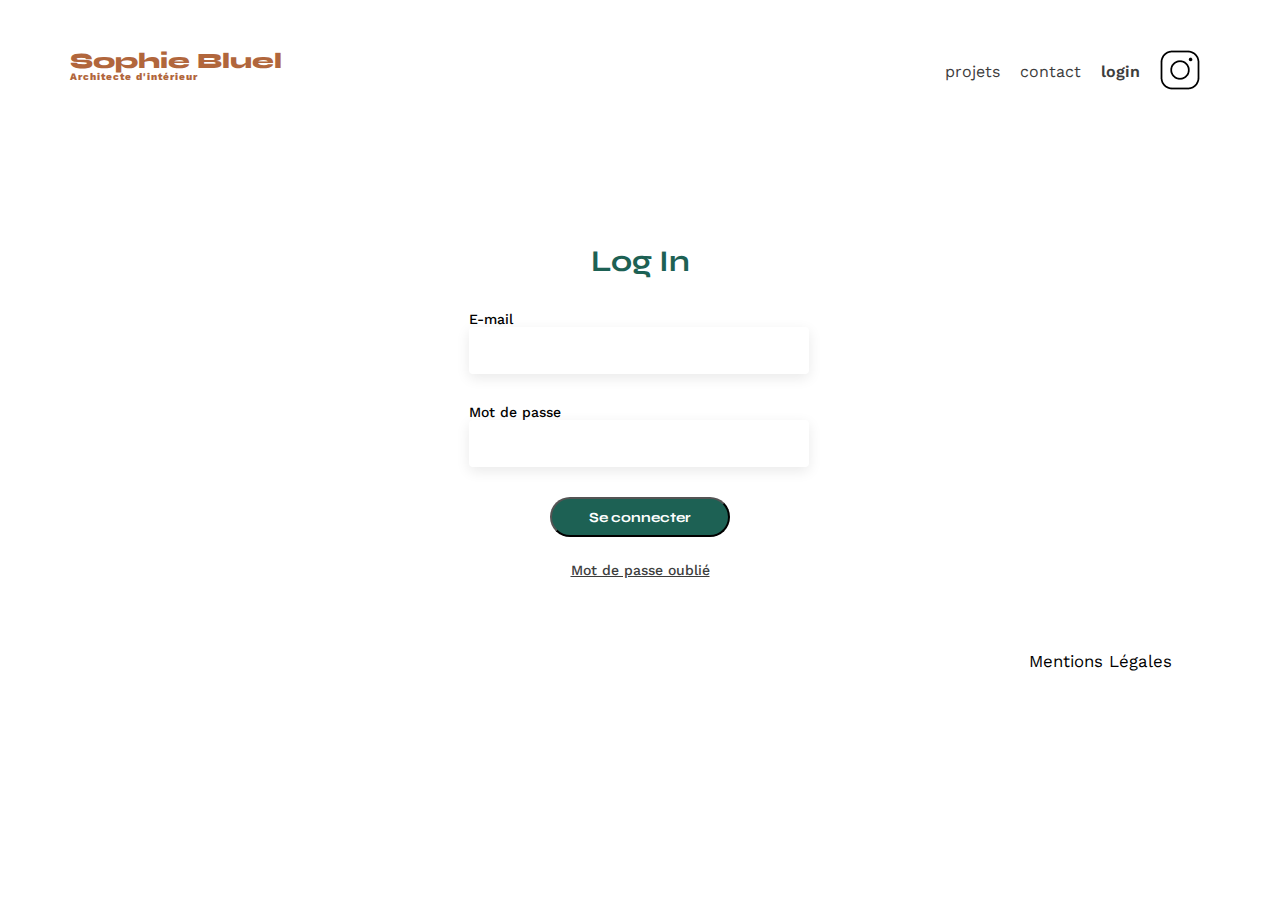
<file: login.html>
<!DOCTYPE html>
<html lang="fr">

<head>
	<meta charset="UTF-8">
	<title>Sophie Bluel - Architecte d'intérieur</title>
	<meta name="viewport" content="width=device-width, initial-scale=1.0">
	<link rel="preconnect" href="https://fonts.googleapis.com">
	<link rel="preconnect" href="https://fonts.gstatic.com" crossorigin>
	<link href="https://fonts.googleapis.com/css2?family=Syne:wght@700;800&family=Work+Sans&display=swap"
		rel="stylesheet">
	<meta name="description" content="">
	<link rel="stylesheet" href="./assets/style.css">
	<link rel="stylesheet" href="./assets/login.css">
</head>

<body>
	<header>
		<h1>Sophie Bluel <span>Architecte d'intérieur</span></h1>
		<nav aria-label="header-navbar">
			<ul>
				<li><a href="index.html">projets</a></li>
				<li><a href="index.html#contact">contact</a></li>
				<li><a class="login" href="login.html">login</a></li>
				<li><img src="./assets/icons/instagram.png" alt="Instagram"></li>
			</ul>
		</nav>
	</header>
	<main>
		<div class="text-center">
			<h1 class="log-in">Log In</h1>
		</div>
		<div class="container">
			<form id="login-form">
				<div class="input-group">
					<label for="username" class="label">E-mail</label>
					<input type="text" name="email" id="username" class="input">
				</div>
				<div class="input-group">
					<label for="password" class="label">Mot de passe</label>
					<input type="password" name="password" id="password" class="input">
				</div>
				<div class="text-center button">
					<button id="connect">Se connecter</button>
				</div>
			</form>
			<div class="text-center forget-password">
				<a href="#" class="forgetpassword">Mot de passe oublié</a>
			</div>
			<div id="error-message" class="error-message"></div>
		</div>
		

	</main>

	<footer>
		<script type="module" src="login.js"></script>
		<nav aria-label="footer-navbar">
			<ul>
				<li>Mentions Légales</li>
			</ul>
		</nav>
	</footer>
</body>

</html>
</file>
<file: assets/login.css>
header {
    display: flex;
    justify-content: space-between;
    margin: 50px 0;
}

h1 {
    display: flex;
    flex-direction: column;
    font-family: 'Syne';
    font-size: 22px;
    font-weight: 800;
    color: #B1663C
}

h1>span {
    font-family: 'Work Sans';
    font-size: 10px;
    letter-spacing: 0.1em;
}

label {
    font-style: normal;
    font-weight: 500;
    font-size: 14px;
    line-height: 16px;
}

button {
    font-family: 'Syne';
    font-style: normal;
    font-weight: 700;
    font-size: 14px;
    line-height: 17px;
    background-color: #1D6154;
    color: white;
    border-radius: 60px;
    padding-top: 10px;
    padding-bottom: 9px;
    width: 180px;
}

main { 
    margin-top: 150px;
}

a {
    font-family: 'Work Sans';
    font-style: normal;
    font-weight: 500;
    font-size: 14px;
    line-height: 16px;
    text-decoration-line: underline;
    color: #3D3D3D;
}

nav a {
    text-decoration: none;
    font-family: 'Work Sans';
    font-style: normal;
    font-weight: 400;
    font-size: 16px;
    line-height: 19px;
}

.login {
    font-weight: 600;
}

.log-in {
    font-family: 'Syne';
    font-style: normal;
    font-weight: 700;
    font-size: 30px;
    line-height: 36px;
}

.container {
    width: 30%;
    margin: 0 auto;
    padding: 2rem;
}

.text-center {
    text-align: center;
}

.text-center h1 {
    color: #1D6154;
}

.error-message {
    color: red;
    margin-top: 10px;
    margin-bottom: 10px;
    text-align: center;
}

.input {
    appearance: none;
    display: block;
    width: 90%;
    box-shadow: 0 4px 14px rgba(0, 0, 0, 0.09);
    background-color: white;
    border: 0 solid white;
    padding: 1rem;
    border-radius: 0.25rem;
    margin-bottom: 30px;
}

.button {
    border: none;
    color: #fff;
    font-weight: bold;
    width: 100%;
    cursor: pointer;
    font-size: 1rem
}

.forget-password {
    padding-top: 25px;
}
</file>
<file: assets/style.css>
/* http://meyerweb.com/eric/tools/css/reset/
   v2.0 | 20110126
   License: none (public domain)
*/

html, body, div, span, applet, object, iframe,
h1, h2, h3, h4, h5, h6, p, blockquote, pre,
a, abbr, acronym, address, big, cite, code,
del, dfn, em, img, ins, kbd, q, s, samp,
small, strike, strong, sub, sup, tt, var,
b, u, i, center,
dl, dt, dd, ol, ul, li,
fieldset, form, label, legend,
table, caption, tbody, tfoot, thead, tr, th, td,
article, aside, canvas, details, embed,
figure, figcaption, footer, header, hgroup,
menu, nav, output, ruby, section, summary,
time, mark, audio, video {
    margin: 0;
    padding: 0;
    border: 0;
    font-size: 100%;
    font-style: inherit;
    vertical-align: baseline;
}

/* HTML5 display-role reset for older browsers */
article, aside, details, figcaption, figure,
footer, header, hgroup, menu, nav, section {
    display: block;
}

nav li img {
    cursor: pointer;
}

body {
    line-height: 1;
    max-width: 1140px;
    margin: auto;
    font-family: 'Work Sans';
    font-size: 14px;
}

ol, ul {
    list-style: none;
}

blockquote, q {
    quotes: none;
}

a {
    text-decoration: none;
    color: black;
    cursor: pointer;
}

a:hover {
    color: #B1663C;

}

blockquote:before, blockquote:after,
q:before, q:after {
    content: '';
    content: none;
}

table {
    border-collapse: collapse;
    border-spacing: 0;
}

/** end reset css**/


.edit-admin {
    display: none;
    visibility: hidden;
    justify-content: center;
    align-items: center;
    background-color: black;
    color: white;
    height: 60px;
    width: auto;
}

.edit-admin p {
    font-family: 'Work Sans';
    font-style: normal;
    font-weight: 400;
    font-size: 16px;
}

.edit-admin button {
    font-family: 'Work Sans';
    font-style: normal;
    font-weight: 500;
    font-size: 14px;
    background: white;
    border-radius: 60px;
    margin-left: 20px;
    padding-top: 11px;
    padding-bottom: 11px;
    padding-left: 23px;
    padding-right: 23px;
    cursor: pointer;
}


.intro {
    display: flex;
    justify-content: space-between;
    margin: 50px 0;
}

section {
    margin: 50px 0
}

h1 {
    display: flex;
    flex-direction: column;
    font-family: 'Syne';
    font-size: 22px;
    font-weight: 800;
    color: #B1663C
}

h1 > span {
    font-family: 'Work Sans';
    font-size: 10px;
    letter-spacing: 0.1em;
}

h2 {
    font-family: 'Syne';
    font-weight: 700;
    font-size: 30px;
    color: #1D6154
}

nav ul {
    display: flex;
    align-items: center;
    list-style-type: none;

}

nav li {
    padding: 0 10px;
    font-size: 1.2em;
}

li:hover {
    color: #B1663C;
}


.filtres {
    text-align: center;
    margin: 3em;
}

.filtres button {
    font-family: 'Syne';
    font-weight: 700;
    font-size: 16px;
    line-height: 19px;
    color: #1D6154;
    border: 1px solid #1D6154;
    margin: 2px;
    border-radius: 60px;
    padding-left: 30px;
    padding-right: 30px;
    padding-top: 9px;
    padding-bottom: 9px;
}

.filtres button:hover {
    color: white;
    background-color: #1D6154;
    cursor: pointer;
}

#introduction {
    display: flex;
    align-items: center;
}

#introduction figure {
    flex: 1;
    margin-bottom: 10px;
}

#introduction img {
    display: block;
    margin: auto;
    width: 80%;
}

#introduction button {
    border: none;
    background-color: transparent;
    display: block;
    margin-left: 60px;
    margin-top: 10px;
}

#introduction button:hover {
    color: #B1663C;
    cursor: pointer;

}

#introduction i {
    font-size: 14.87px;
}

#introduction article {
    flex: 1
}

#introduction h2 {
    margin-bottom: 1em;
}

#introduction p {
    margin-bottom: 0.5em;
}

#portfolio h2 {
    display: flex;
    justify-content: center;
    align-items: center;
    margin-bottom: 1em;
}

#projets-title button {
    border: none;
    background-color: transparent;
    margin-left: 30px;
    font-family: 'Work Sans';
    font-style: normal;
    font-weight: 400;
    font-size: 14px;
    line-height: 16px;
}

#projets-title button:hover {
    color: #B1663C;
    cursor: pointer;

}

#projets-title i {
    font-size: 14.87px;
}


#gallery {
    width: 100%;
    display: grid;
    grid-template-columns: 1fr 1fr 1fr;
    grid-column-gap: 20px;
    grid-row-gap: 20px;
}

#gallery img {
    width: 100%;

}

.modal-body button {
    border: none;
    background-color: transparent;
    font-family: 'Work Sans';
    font-style: normal;
    font-weight: 400;
    font-size: 12px;
}

.modal-footer {
    display: flex;
    flex-direction: column;
    align-items: center;
}

.modal-footer button {
    background: #1D6154;
    color: white;
    border-radius: 60px;
    font-family: 'Syne';
    font-style: normal;
    font-weight: 700;
    font-size: 14px;
    padding-left: 49px;
    padding-right: 49px;
    padding-top: 10px;
    padding-bottom: 9px;
    margin-bottom: 25px;
}

.modal-footer a {
    color: #D65353;
    font-family: 'Syne';
    font-style: normal;
    font-weight: 400;
    font-size: 14px;
}

#contact {
    width: 50%;
    margin: auto;
}

#contact > * {
    text-align: center;

}

#contact h2 {
    margin-bottom: 20px;
}

#contact form {
    text-align: left;
    margin-top: 30px;
    display: flex;
    flex-direction: column;
}

#contact input {
    height: 50px;
    font-size: 1.2em;
    border: none;
    box-shadow: 0px 4px 14px rgba(0, 0, 0, 0.09);
}

#contact label {
    margin: 2em 0 1em 0;
}

#contact textarea {
    border: none;
    box-shadow: 0px 4px 14px rgba(0, 0, 0, 0.09);
}

input[type="submit"] {
    font-family: 'Syne';
    font-weight: 700;
    color: white;
    background-color: #1D6154;
    margin: 2em auto;
    width: 180px;
    text-align: center;
    border-radius: 60px;
}

footer nav ul {
    display: flex;
    justify-content: flex-end;
    margin: 2em
}

footer nav li {
    cursor: pointer;
}


/* The Modal (background) */
.modal {
    display: none;
    /* Hidden by default */
    position: fixed;
    /* Stay in place */
    z-index: 1;
    /* Sit on top */
    padding-top: 100px;
    /* Location of the box */
    left: 0;
    top: 0;
    width: 100%;
    /* Full width */
    height: 100%;
    /* Full height */
    overflow: auto;
    /* Enable scroll if needed */
    background-color: rgb(0, 0, 0);
    /* Fallback color */
    background-color: rgba(0, 0, 0, 0.4);
    /* Black w/ opacity */
}

/* Modal Content */
.modal-content {
    background-color: #fefefe;
    margin: auto;
    padding: 20px;
    border: 1px solid #888;
    width: 630px;
    height: 731px;
}

.delete-modal i {
    cursor: pointer;
}

.modal-header {
    font-family: 'Work Sans';
    font-style: normal;
    font-weight: 400;
    font-size: 26px;
    line-height: 30px;
    text-align: center;
}


/* The Close Button */
.close {
    color: #aaaaaa;
    float: right;
    font-size: 28px;
    font-weight: bold;
}

.close:hover,
.close:focus {
    color: #000;
    text-decoration: none;
    cursor: pointer;
}

.close2 {
    color: #aaaaaa;
    float: right;
    font-size: 24px;
    font-weight: bold;
}

.close2:hover,
.close2:focus {
    color: #000;
    text-decoration: none;
    cursor: pointer;
}

.back {
    color: #aaaaaa;
    float: left;
    font-size: 20px;
    font-weight: bold;
}

.back:focus {
    color: #000;
    text-decoration: none;
    cursor: pointer;
}

.back:hover,
.back:focus {
    color: #000;
    text-decoration: none;
    cursor: pointer;
}

.modal-content2 {
    background-color: #fefefe;
    margin: auto;
    padding: 20px;
    border: 1px solid #888;
    width: 630px;
    height: 670px;
}

.modal-title2 {
    margin-top: 16px;

}

.modal-body2 {
    border-bottom: 1px solid #b3b3b3;
    width: 420px;
    margin: auto;
}


.modal-body2 label {
    font-family: 'Work Sans';
    font-style: normal;
    font-weight: 500;
    font-size: 14px;
    line-height: 16px;
}

#image-titre {
    display: flex;
    flex-direction: column;
    margin: 30px auto;
}

#image-titre input {
    width: 420px;
    height: 51px;
    background: #FFFFFF;
    box-shadow: 0px 4px 14px rgba(0, 0, 0, 0.09);
    border: none;
    margin-top: 10px;
    font-family: 'Work Sans';
    font-style: normal;
    font-weight: 400;
    font-size: 14px;
    line-height: 16px;
    box-sizing: border-box;
    padding-left: 16px;
    color: #444444;
}

#image-categorie {
    display: flex;
    flex-direction: column;
    margin: 21px auto;
    margin-bottom: 50px;
}

#image-categorie select {
    width: 420px;
    height: 51px;
    background: #FFFFFF;
    box-shadow: 0px 4px 14px rgba(0, 0, 0, 0.09);
    border: none;
    margin-top: 10px;
    padding-left: 16px;
}

#image-categorie option:first-child {
    padding-left: 30px;
}


.image-input label {
    color: #306685;
    font-family: 'Work Sans';
    font-style: normal;
    font-weight: 500;
    font-size: 14px;
    line-height: 16px;
    background: #cbd6dc;
    padding-top: 10px;
    padding-bottom: 10px;
    padding-left: 33px;
    padding-right: 33px;
    border-radius: 60px;
    margin-left: auto;
    margin-right: auto;
    margin-top: 21px;
}

.image-input i {
    font-size: 58px;
    color: #b9c5cc;
    padding-top: 10px;
}

.image-input {
    display: flex;
    flex-direction: column;
    background-color: #e8f1f7;
    height: 169px;
    width: 420px;
    margin: 36px auto;
    text-align: center;
}

.image-input p {
    margin-top: 7px;
    font-family: 'Work Sans';
    font-style: normal;
    font-weight: 400;
    font-size: 10px;
}

.image-input img {
    width: 129px;
    height: 169px;
    margin: auto;
    object-fit: cover;
}

.modal-footer2 button {
    background: #1D6154;
    width: 237px;
    height: 36px;
    color: white;
    border-radius: 60px;
    font-family: 'Syne';
    font-style: normal;
    font-weight: 700;
    font-size: 14px;
    line-height: 17px;
    padding-left: 49px;
    padding-right: 49px;
    padding-top: 10px;
    padding-bottom: 10px;
}

.modal-footer2 {
    text-align: center;
    margin-top: 32px;
}

#error-message {
    color: red;
    text-align: center;
    margin-top: 15px;
}

.disabled {
    background: #A7A7A7 !important;
    color: white !important;
}
</file>
